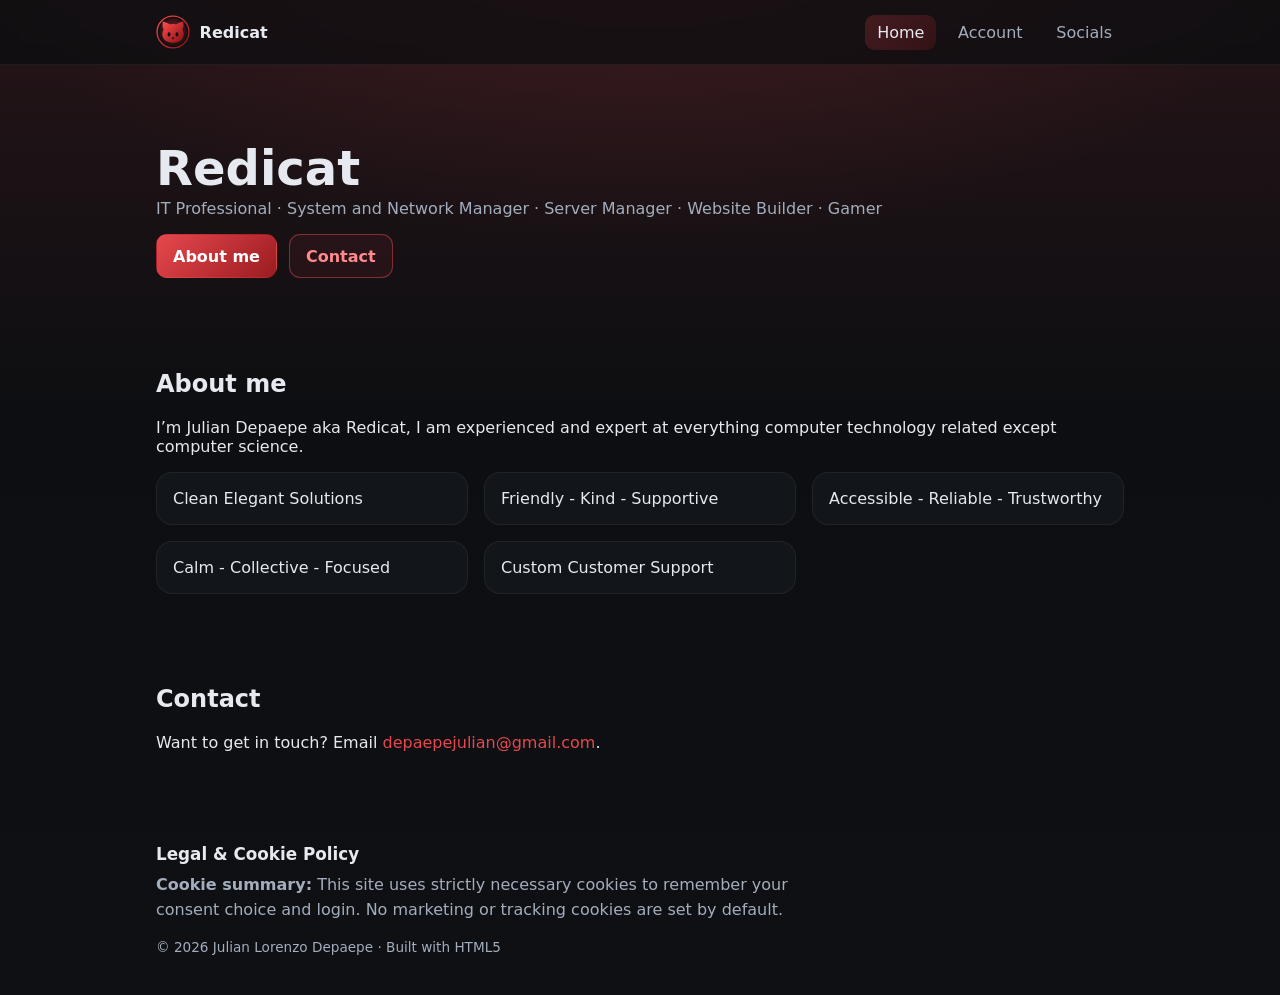
<file: index.html>
<!doctype html>
<html lang="en">
<head>
  <meta charset="utf-8" />
  <meta name="viewport" content="width=device-width, initial-scale=1" />
  <title>Redicat's Portfolio</title>
  <meta name="description" content="Professional portfolio and profile of Redicat." />
  <meta name="theme-color" content="#140b0c" />
  <link rel="icon" href="/favicon.svg?v=4" type="image/svg+xml" />

  <!-- Social share (Open Graph / Twitter) -->
  <meta property="og:type" content="website" />
  <meta property="og:site_name" content="Redicat" />
  <meta property="og:title" content="Redicat — IT Professional" />
  <meta property="og:description" content="IT Professional · System and Network Manager · Server Manager · Website Builder · Gamer." />
  <meta property="og:url" content="https://redicat.me/" />
  <meta property="og:image" content="https://redicat.me/favicon.svg" />
  <meta name="twitter:card" content="summary" />
  <meta name="twitter:title" content="Redicat — IT Professional" />
  <meta name="twitter:description" content="IT Professional · System and Network Manager · Server Manager · Website Builder · Gamer." />
  <meta name="twitter:image" content="https://redicat.me/favicon.svg" />

  <link rel="stylesheet" href="/style.css?v=8" />
  <style>
    /* Home page-specific */
    .hero { padding-top: 4.5rem; padding-bottom: 2.25rem }
    .subtitle { color: var(--muted); margin: 0 0 1rem }
    .cta { display: flex; gap: .75rem; flex-wrap: wrap }
    .btn { display: inline-block; border: 1px solid transparent;
           background: linear-gradient(135deg, var(--brand), var(--brand2)); color: #fff;
           padding: .7rem 1rem; border-radius: .7rem; text-decoration: none; font-weight: 600;
           transition: filter .15s ease, background .15s ease, border-color .15s ease }
    .btn:hover { filter: brightness(1.12) }
    .btn.ghost { background: rgba(229,72,77,.08); border-color: rgba(229,72,77,.5); color: #ff8a8d }
    .btn.ghost:hover { background: rgba(229,72,77,.18); border-color: var(--brand); color: #ffb0b2; filter: none }
    .section { padding-top: 2.25rem; padding-bottom: 2.25rem }
    .grid { display: grid; grid-template-columns: repeat(auto-fit, minmax(240px,1fr)); gap: 1rem; list-style: none; padding: 0; margin: 0 }
    .card { background: var(--card); border: 1px solid rgba(255,255,255,.06); border-radius: 1rem; padding: 1rem }
    /* email link: red always, no underline (looked like a spellcheck squiggle) */
    #contact a, #contact a:visited { color: #e5484d; text-decoration: none }
    #contact a:hover { color: #ff6b6f; text-decoration: underline }
  </style>
</head>
<body>

<header>
  <div class="container nav">
    <a class="brand" href="/" aria-label="Home">
      <!-- Minimal inline logo -->
      <svg xmlns="http://www.w3.org/2000/svg" viewBox="0 0 64 64" role="img" aria-label="Logo">
        <defs>
          <linearGradient id="rg" x1="0" y1="0" x2="1" y2="1"><stop offset="0" stop-color="#ff4d4d"/><stop offset="1" stop-color="#8b0f14"/></linearGradient>
          <radialGradient id="glow" cx="50%" cy="45%" r="60%"><stop offset="0" stop-color="#ff2a2a" stop-opacity=".5"/><stop offset="1" stop-color="#ff2a2a" stop-opacity="0"/></radialGradient>
        </defs>
        <circle cx="32" cy="32" r="30" fill="#0e0f12" stroke="url(#rg)" stroke-width="2.5"/>
        <circle cx="32" cy="32" r="26" fill="url(#glow)"/>
        <g transform="translate(0 2)">
          <path fill="url(#rg)" d="M13 10C13 10 23 12.5 26.5 16C30 14.8 34 14.8 37.5 16C41 12.5 51 10 51 10C52.5 15.5 52 21.5 49.5 25.5C51.5 29 52 32 52 34.5C52 43.5 43 50 32 50C21 50 12 43.5 12 34.5C12 32 12.5 29 14.5 25.5C12 21.5 11.5 15.5 13 10 Z"/>
          <ellipse cx="24.5" cy="34.5" rx="2.7" ry="3.9" fill="#0e0f12"/>
          <ellipse cx="39.5" cy="34.5" rx="2.7" ry="3.9" fill="#0e0f12"/>
          <path fill="#0e0f12" d="M29 40.5 L35 40.5 L32 44 Z"/>
        </g>
      </svg>
      <span>Redicat</span>
    </a>
    <nav class="nav-links" aria-label="Primary">
      <a href="/" class="active" aria-current="page">Home</a>
      <a href="/account">Account</a>
      <a href="/socials.html">Socials</a>
    </nav>
  </div>
</header>
  <main>
    <section class="hero container">
      <h1>Redicat</h1>
      <p class="subtitle">IT Professional · System and Network Manager · Server Manager · Website Builder · Gamer</p>
      <div class="cta">
        <a class="btn" href="#about">About me</a>
        <a class="btn ghost" href="#contact">Contact</a>
      </div>
    </section>

    <section id="about" class="container section">
      <h2>About me</h2>
      <p>I’m Julian Depaepe aka Redicat, I am experienced and expert at everything computer technology related except computer science.</p>
      <ul class="grid">
        <li class="card">Clean Elegant Solutions</li>
        <li class="card">Friendly - Kind - Supportive</li>
        <li class="card">Accessible - Reliable - Trustworthy</li>
        <li class="card">Calm - Collective - Focused</li>
        <li class="card">Custom Customer Support</li>
      </ul>
    </section>

    <section id="contact" class="container section">
      <h2>Contact</h2>
      <p>Want to get in touch? Email <a href="mailto:depaepejulian@gmail.com">depaepejulian@gmail.com</a>.</p>
    </section>
  </main>

  <footer>
    <div class="container">
      <div class="legal">
        <h3>Legal &amp; Cookie Policy</h3>
        <p><strong>Cookie summary:</strong> This site uses strictly necessary cookies to remember your consent choice and login. No marketing or tracking cookies are set by default.</p>
      </div>
      <small>© 2026 Julian Lorenzo Depaepe · Built with HTML5</small>
    </div>
  </footer>

</body>
</html>
</file>
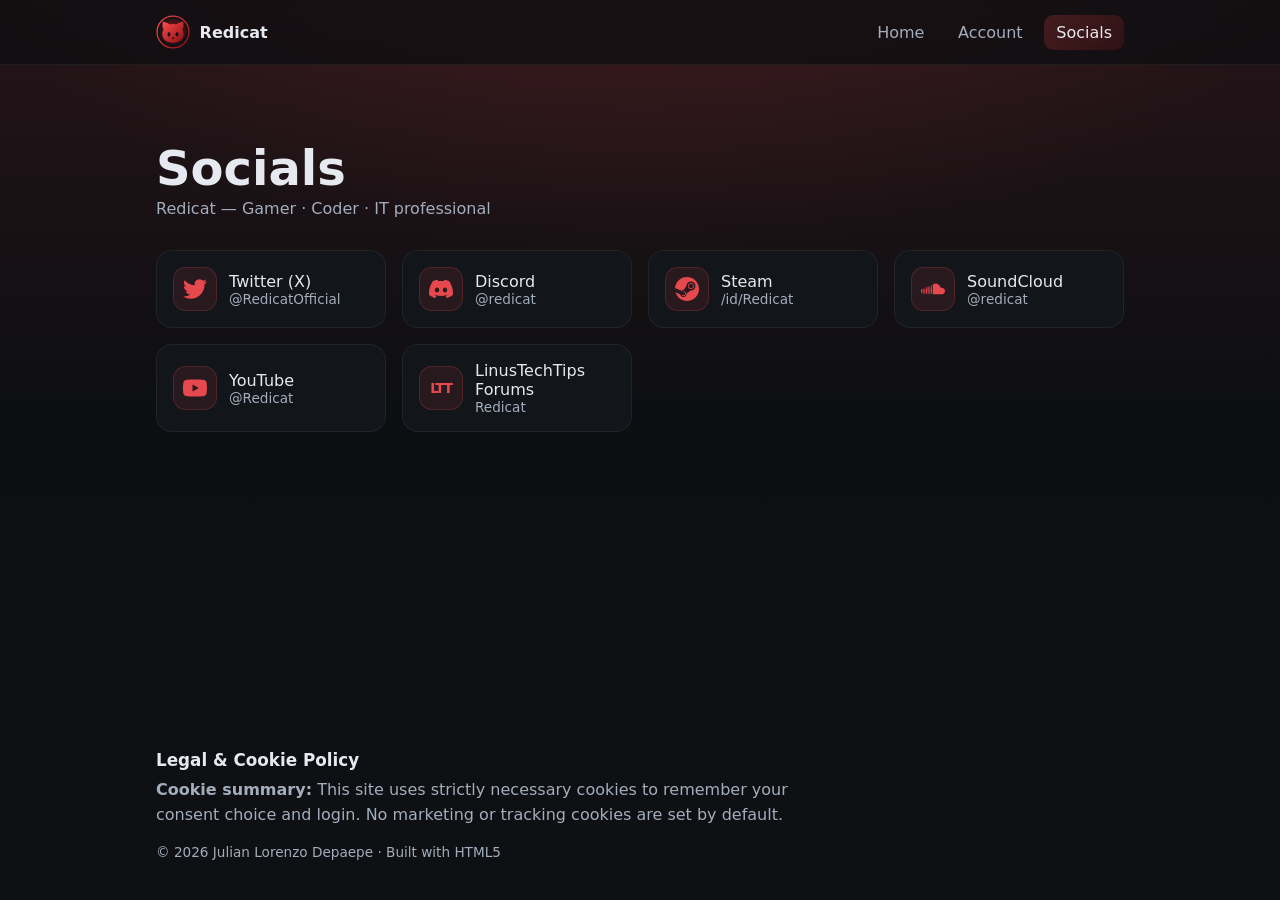
<file: socials.html>
<!doctype html>
<html lang="en">
<head>
  <meta charset="utf-8" />
  <meta name="viewport" content="width=device-width, initial-scale=1" />
  <title>Redicat — Socials</title>
  <meta name="description" content="Social profiles for Redicat: Gamer, Coder, IT professional." />
  <meta name="theme-color" content="#140b0c" />
  <link rel="icon" href="/favicon.svg?v=4" type="image/svg+xml" />
  <link rel="stylesheet" href="/style.css?v=8" />
  <style>
    /* Socials page-specific */
    .hero { padding-top: 4.5rem; padding-bottom: 2rem }
    .subtitle { color: var(--muted); margin: 0 }
    .grid { display: grid; grid-template-columns: repeat(auto-fit, minmax(220px,1fr)); gap: 1rem; margin: 2rem 0 }
    .card { background: var(--card); border: 1px solid rgba(255,255,255,.06); border-radius: 1rem; padding: 1rem; display: flex; align-items: center; gap: .9rem;
            transition: border-color .15s ease, transform .15s ease, box-shadow .15s ease }
    .card:hover { border-color: rgba(229,72,77,.45); transform: translateY(-2px); box-shadow: 0 6px 20px rgba(229,72,77,.10) }
    .card a { display: flex; align-items: center; gap: .75rem; color: var(--text); text-decoration: none; width: 100% }
    .badge { font-size: .85rem; color: var(--muted) }
    /* uniform icon tiles: every logo gets the same red-tinted rounded square.
       All brand icons are Simple Icons (CC0) paths on the same 24x24 grid. */
    .icon { width: 44px; height: 44px; flex: 0 0 44px; display: grid; place-items: center;
            background: rgba(229,72,77,.10); border: 1px solid rgba(229,72,77,.22); border-radius: .8rem; color: var(--brand) }
    .icon svg { width: 24px; height: 24px; display: block }
  </style>
</head>
<body>
  <header>
    <div class="container nav">
      <a class="brand" href="/" aria-label="Home">
        <!-- Inline logo -->
        <svg xmlns="http://www.w3.org/2000/svg" viewBox="0 0 64 64" role="img" aria-label="Logo">
          <defs>
            <linearGradient id="rg" x1="0" y1="0" x2="1" y2="1"><stop offset="0" stop-color="#ff4d4d"/><stop offset="1" stop-color="#8b0f14"/></linearGradient>
            <radialGradient id="glow" cx="50%" cy="45%" r="60%"><stop offset="0" stop-color="#ff2a2a" stop-opacity=".5"/><stop offset="1" stop-color="#ff2a2a" stop-opacity="0"/></radialGradient>
          </defs>
          <circle cx="32" cy="32" r="30" fill="#0e0f12" stroke="url(#rg)" stroke-width="2.5"/>
          <circle cx="32" cy="32" r="26" fill="url(#glow)"/>
          <g transform="translate(0 2)">
            <path fill="url(#rg)" d="M13 10C13 10 23 12.5 26.5 16C30 14.8 34 14.8 37.5 16C41 12.5 51 10 51 10C52.5 15.5 52 21.5 49.5 25.5C51.5 29 52 32 52 34.5C52 43.5 43 50 32 50C21 50 12 43.5 12 34.5C12 32 12.5 29 14.5 25.5C12 21.5 11.5 15.5 13 10 Z"/>
            <ellipse cx="24.5" cy="34.5" rx="2.7" ry="3.9" fill="#0e0f12"/>
            <ellipse cx="39.5" cy="34.5" rx="2.7" ry="3.9" fill="#0e0f12"/>
            <path fill="#0e0f12" d="M29 40.5 L35 40.5 L32 44 Z"/>
          </g>
        </svg>
        <span>Redicat</span>
      </a>
      <nav class="nav-links" aria-label="Primary">
        <a href="/">Home</a>
        <a href="/account">Account</a>
        <a href="/socials.html" class="active" aria-current="page">Socials</a>
      </nav>
    </div>
  </header>

  <main>
    <section class="hero container">
      <h1>Socials</h1>
      <p class="subtitle">Redicat — Gamer · Coder · IT professional</p>

      <div class="grid">
        <!-- Twitter (X) -->
        <div class="card">
          <a href="https://twitter.com/RedicatOfficial" target="_blank" rel="noopener" aria-label="Twitter (X) profile">
            <span class="icon"><svg viewBox="0 0 24 24" xmlns="http://www.w3.org/2000/svg" aria-hidden="true"><path fill="currentColor" d="M23.953 4.57a10 10 0 01-2.825.775 4.958 4.958 0 002.163-2.723c-.951.555-2.005.959-3.127 1.184a4.92 4.92 0 00-8.384 4.482C7.69 8.095 4.067 6.13 1.64 3.162a4.822 4.822 0 00-.666 2.475c0 1.71.87 3.213 2.188 4.096a4.904 4.904 0 01-2.228-.616v.06a4.923 4.923 0 003.946 4.827 4.996 4.996 0 01-2.212.085 4.936 4.936 0 004.604 3.417 9.867 9.867 0 01-6.102 2.105c-.39 0-.779-.023-1.17-.067a13.995 13.995 0 007.557 2.209c9.053 0 13.998-7.496 13.998-13.985 0-.21 0-.42-.015-.63A9.935 9.935 0 0024 4.59z"/></svg></span>
            <div>
              <div>Twitter (X)</div>
              <div class="badge">@RedicatOfficial</div>
            </div>
          </a>
        </div>

        <!-- Discord -->
        <div class="card">
          <a href="https://discord.gg/" target="_blank" rel="noopener" aria-label="Discord">
            <span class="icon"><svg viewBox="0 0 24 24" xmlns="http://www.w3.org/2000/svg" aria-hidden="true"><path fill="currentColor" d="M20.317 4.3698a19.7913 19.7913 0 00-4.8851-1.5152.0741.0741 0 00-.0785.0371c-.211.3753-.4447.8648-.6083 1.2495-1.8447-.2762-3.68-.2762-5.4868 0-.1636-.3933-.4058-.8742-.6177-1.2495a.077.077 0 00-.0785-.037 19.7363 19.7363 0 00-4.8852 1.515.0699.0699 0 00-.0321.0277C.5334 9.0458-.319 13.5799.0992 18.0578a.0824.0824 0 00.0312.0561c2.0528 1.5076 4.0413 2.4228 5.9929 3.0294a.0777.0777 0 00.0842-.0276c.4616-.6304.8731-1.2952 1.226-1.9942a.076.076 0 00-.0416-.1057c-.6528-.2476-1.2743-.5495-1.8722-.8923a.077.077 0 01-.0076-.1277c.1258-.0943.2517-.1923.3718-.2914a.0743.0743 0 01.0776-.0105c3.9278 1.7933 8.18 1.7933 12.0614 0a.0739.0739 0 01.0785.0095c.1202.099.246.1981.3728.2924a.077.077 0 01-.0066.1276 12.2986 12.2986 0 01-1.873.8914.0766.0766 0 00-.0407.1067c.3604.698.7719 1.3628 1.225 1.9932a.076.076 0 00.0842.0286c1.961-.6067 3.9495-1.5219 6.0023-3.0294a.077.077 0 00.0313-.0552c.5004-5.177-.8382-9.6739-3.5485-13.6604a.061.061 0 00-.0312-.0286zM8.02 15.3312c-1.1825 0-2.1569-1.0857-2.1569-2.419 0-1.3332.9555-2.4189 2.157-2.4189 1.2108 0 2.1757 1.0952 2.1568 2.419 0 1.3332-.9555 2.4189-2.1569 2.4189zm7.9748 0c-1.1825 0-2.1569-1.0857-2.1569-2.419 0-1.3332.9554-2.4189 2.1569-2.4189 1.2108 0 2.1757 1.0952 2.1568 2.419 0 1.3332-.946 2.4189-2.1568 2.4189Z"/></svg></span>
            <div>
              <div>Discord</div>
              <div class="badge">@redicat</div>
            </div>
          </a>
        </div>

        <!-- Steam -->
        <div class="card">
          <a href="https://steamcommunity.com/id/Redicat" target="_blank" rel="noopener" aria-label="Steam">
            <span class="icon"><svg viewBox="0 0 24 24" xmlns="http://www.w3.org/2000/svg" aria-hidden="true"><path fill="currentColor" d="M11.979 0C5.678 0 .511 4.86.022 11.037l6.432 2.658c.545-.371 1.203-.59 1.912-.59.063 0 .125.004.188.006l2.861-4.142V8.91c0-2.495 2.028-4.524 4.524-4.524 2.494 0 4.524 2.031 4.524 4.527s-2.03 4.525-4.524 4.525h-.105l-4.076 2.911c0 .052.004.105.004.159 0 1.875-1.515 3.396-3.39 3.396-1.635 0-3.016-1.173-3.331-2.727L.436 15.27C1.862 20.307 6.486 24 11.979 24c6.627 0 11.999-5.373 11.999-12S18.605 0 11.979 0zM7.54 18.21l-1.473-.61c.262.543.714.999 1.314 1.25 1.297.539 2.793-.076 3.332-1.375.263-.63.264-1.319.005-1.949s-.75-1.121-1.377-1.383c-.624-.26-1.29-.249-1.878-.03l1.523.63c.956.4 1.409 1.5 1.009 2.455-.397.957-1.497 1.41-2.454 1.012H7.54zm11.415-9.303c0-1.662-1.353-3.015-3.015-3.015-1.665 0-3.015 1.353-3.015 3.015 0 1.665 1.35 3.015 3.015 3.015 1.663 0 3.015-1.35 3.015-3.015zm-5.273-.005c0-1.252 1.013-2.266 2.265-2.266 1.249 0 2.266 1.014 2.266 2.266 0 1.251-1.017 2.265-2.266 2.265-1.253 0-2.265-1.014-2.265-2.265z"/></svg></span>
            <div>
              <div>Steam</div>
              <div class="badge">/id/Redicat</div>
            </div>
          </a>
        </div>

        <!-- SoundCloud -->
        <div class="card">
          <a href="https://soundcloud.com/redicat" target="_blank" rel="noopener" aria-label="SoundCloud">
            <span class="icon"><svg viewBox="0 0 24 24" xmlns="http://www.w3.org/2000/svg" aria-hidden="true"><path fill="currentColor" d="M23.999 14.165c-.052 1.796-1.612 3.169-3.4 3.169h-8.18a.68.68 0 0 1-.675-.683V7.862a.747.747 0 0 1 .452-.724s.75-.513 2.333-.513a5.364 5.364 0 0 1 2.763.755 5.433 5.433 0 0 1 2.57 3.54c.282-.08.574-.121.868-.12.884 0 1.73.358 2.347.992s.948 1.49.922 2.373ZM10.721 8.421c.247 2.98.427 5.697 0 8.672a.264.264 0 0 1-.53 0c-.395-2.946-.22-5.718 0-8.672a.264.264 0 0 1 .53 0ZM9.072 9.448c.285 2.659.37 4.986-.006 7.655a.277.277 0 0 1-.55 0c-.331-2.63-.256-5.02 0-7.655a.277.277 0 0 1 .556 0Zm-1.663-.257c.27 2.726.39 5.171 0 7.904a.266.266 0 0 1-.532 0c-.38-2.69-.257-5.21 0-7.904a.266.266 0 0 1 .532 0Zm-1.647.77a26.108 26.108 0 0 1-.008 7.147.272.272 0 0 1-.542 0 27.955 27.955 0 0 1 0-7.147.275.275 0 0 1 .55 0Zm-1.67 1.769c.421 1.865.228 3.5-.029 5.388a.257.257 0 0 1-.514 0c-.21-1.858-.398-3.549 0-5.389a.272.272 0 0 1 .543 0Zm-1.655-.273c.388 1.897.26 3.508-.01 5.412-.026.28-.514.283-.54 0-.244-1.878-.347-3.54-.01-5.412a.283.283 0 0 1 .56 0Zm-1.668.911c.4 1.268.257 2.292-.026 3.572a.257.257 0 0 1-.514 0c-.241-1.262-.354-2.312-.023-3.572a.283.283 0 0 1 .563 0Z"/></svg></span>
            <div>
              <div>SoundCloud</div>
              <div class="badge">@redicat</div>
            </div>
          </a>
        </div>

        <!-- YouTube -->
        <div class="card">
          <a href="https://www.youtube.com/@Redicat" target="_blank" rel="noopener" aria-label="YouTube">
            <span class="icon"><svg viewBox="0 0 24 24" xmlns="http://www.w3.org/2000/svg" aria-hidden="true"><path fill="currentColor" d="M23.498 6.186a3.016 3.016 0 0 0-2.122-2.136C19.505 3.545 12 3.545 12 3.545s-7.505 0-9.377.505A3.017 3.017 0 0 0 .502 6.186C0 8.07 0 12 0 12s0 3.93.502 5.814a3.016 3.016 0 0 0 2.122 2.136c1.871.505 9.376.505 9.376.505s7.505 0 9.377-.505a3.015 3.015 0 0 0 2.122-2.136C24 15.93 24 12 24 12s0-3.93-.502-5.814zM9.545 15.568V8.432L15.818 12l-6.273 3.568z"/></svg></span>
            <div>
              <div>YouTube</div>
              <div class="badge">@Redicat</div>
            </div>
          </a>
        </div>

        <!-- LinusTechTips Forums -->
        <div class="card">
          <a href="https://linustechtips.com/profile/60077-redicat/" target="_blank" rel="noopener" aria-label="LinusTechTips Forums profile">
            <span class="icon"><svg viewBox="0 0 64 64" xmlns="http://www.w3.org/2000/svg" aria-hidden="true"><text x="32" y="44" text-anchor="middle" font-family="ui-sans-serif, system-ui, Segoe UI, Arial" font-weight="800" font-size="36" letter-spacing="-3" fill="currentColor">LTT</text></svg></span>
            <div>
              <div>LinusTechTips Forums</div>
              <div class="badge">Redicat</div>
            </div>
          </a>
        </div>
      </div>
    </section>
  </main>

  <footer>
    <div class="container">
      <div class="legal">
        <h3>Legal &amp; Cookie Policy</h3>
        <p><strong>Cookie summary:</strong> This site uses strictly necessary cookies to remember your consent choice and login. No marketing or tracking cookies are set by default.</p>
      </div>
      <small>© 2026 Julian Lorenzo Depaepe · Built with HTML5</small>
    </div>
  </footer>
</body>
</html>
</file>
<file: style.css>
/* Redicat — shared styles (header, nav, footer, base tokens)
   Loaded by index.html, account.html, socials.html.
   Page-specific component styles stay inline in each page. */

:root {
  --bg: #0b0d10;
  --card: #12151a;
  --text: #e6e9ef;
  --muted: #a3adbb;
  --brand: #e5484d;   /* red accent */
  --brand2: #9b1c20;  /* deep red (gradient end) */
}

* { box-sizing: border-box }

/* html paints the canvas beyond the body box, so the body gradients
   can never tile/repeat below the footer on short pages or tall windows */
html { background: #0e1014 }

body {
  margin: 0;
  /* sticky footer: fill the window so the footer sits at the bottom edge and
     the page always ends at the copyright — never any space below it */
  min-height: 100vh;
  display: flex;
  flex-direction: column;
  font-family: ui-sans-serif, system-ui, -apple-system, Segoe UI, Roboto, Helvetica, Arial;
  /* red halo at the top (PFP echo) fading to dark — this natural shift also
     separates the footer, so no divider line is needed */
  background:
    linear-gradient(180deg, rgba(229, 72, 77, .12), rgba(229, 72, 77, 0) 420px),
    radial-gradient(1000px 520px at 50% -12%, rgba(229, 72, 77, .18), transparent 70%),
    linear-gradient(180deg, #0b0d10, #0e1014);
  background-repeat: no-repeat;
  background-color: #0e1014;
  color: var(--text);
}
/* main grows to fill; footer is pushed to the bottom. width:100% keeps a
   main.container (account page) full-width instead of collapsing its grid. */
body > main { flex: 1 0 auto; width: 100% }
body > header, body > footer { flex-shrink: 0 }

.container { max-width: 1000px; margin: 0 auto; padding: 0 1rem }

/* Header / nav (responsive, no JS) */
header {
  position: sticky; top: 0; z-index: 10;
  backdrop-filter: blur(10px);
  background: rgba(11, 13, 16, .7);
  border-bottom: 1px solid rgba(255, 255, 255, .06);
}
.nav { display: flex; align-items: center; justify-content: space-between; min-height: 64px; gap: .75rem; flex-wrap: wrap }
.brand { display: flex; align-items: center; gap: .6rem; color: var(--text); text-decoration: none; font-weight: 700 }
.brand svg { width: 34px; height: 34px }
.nav-links { display: flex; gap: .6rem; align-items: center; flex-wrap: wrap }
.nav-links a { color: var(--muted); text-decoration: none; padding: .5rem .75rem; border-radius: .6rem; transition: color .15s ease, background .15s ease }
.nav-links a:hover { color: var(--text); background: rgba(255, 255, 255, .06) }
.nav-links .active { color: var(--text); background: linear-gradient(135deg, rgba(229, 72, 77, .22), rgba(155, 28, 32, .22)) }

/* Shared typography */
h1 { font-size: clamp(2rem, 4vw, 3rem); margin: .2rem 0 }
.muted { color: var(--muted) }

/* Footer — follows the content with a small, consistent gap on every page
   (no sticky stretch, no divider lines). Spacing alone separates it. */
footer { margin-top: 2.5rem }
footer .container { padding: 0 1rem 2.5rem }
.legal h3 { margin: 0 0 .55rem; font-size: 1.05rem; color: var(--text) }
.legal p { margin: 0; color: var(--muted); max-width: 68ch; line-height: 1.55 }
footer small {
  display: block; margin-top: 1rem;
  color: var(--muted); font-size: .85rem;
}
</file>
